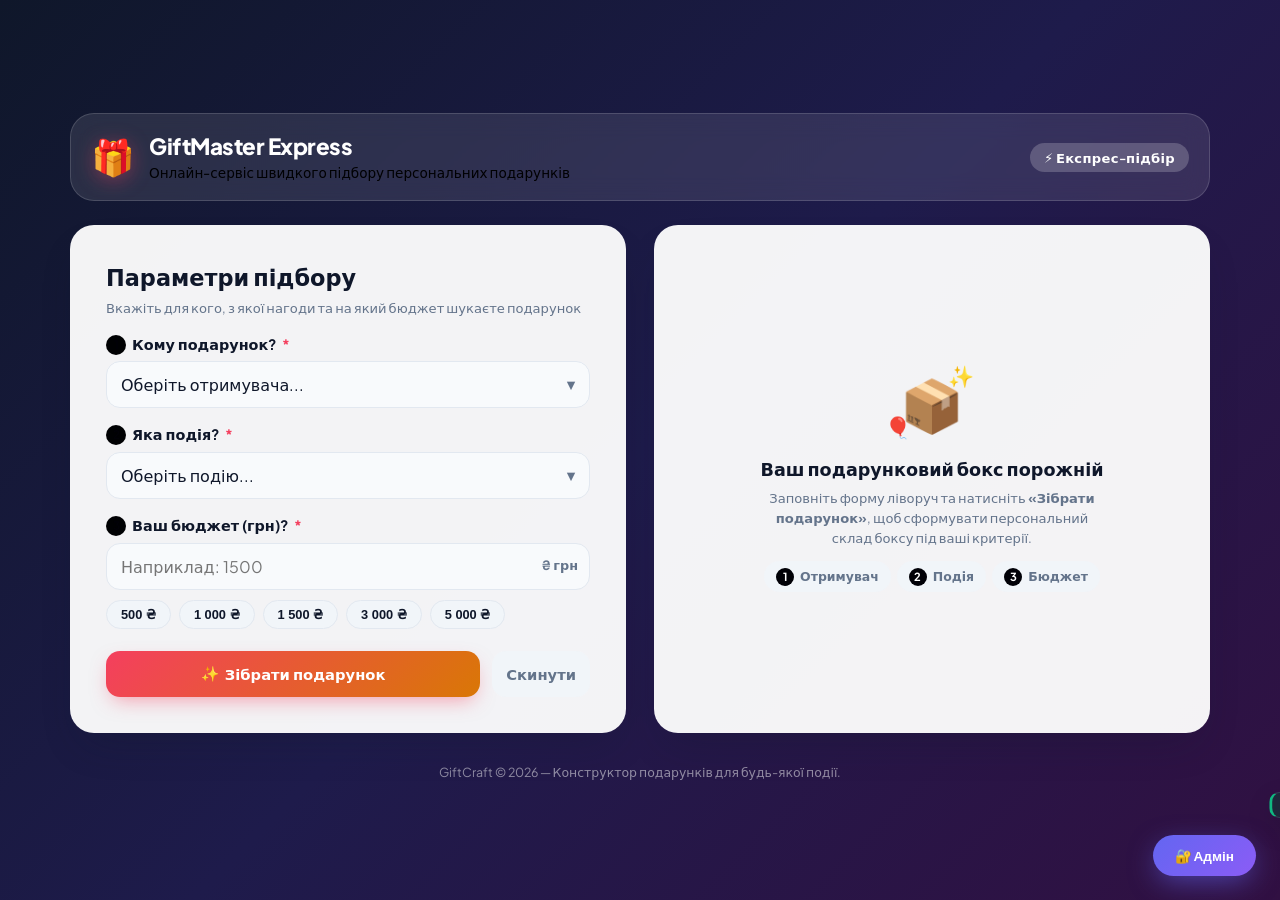
<file: index.html>
﻿<!DOCTYPE html><html lang="uk"><head><meta charset="UTF-8"><meta name="viewport" content="width=device-width, initial-scale=1.0"><title>GiftMaster Express</title><link rel="preconnect" href="https://fonts.googleapis.com"><link rel="preconnect" href="https://fonts.gstatic.com" crossorigin><link href="https://fonts.googleapis.com/css2?family=Plus+Jakarta+Sans:wght@400;500;600;700;800&display=swap" rel="stylesheet"><link rel="stylesheet" href="style.css"><style>
#adminFloatBtn{position:fixed;bottom:24px;right:24px;z-index:900;background:linear-gradient(135deg,#6366f1,#8b5cf6);color:#fff;border:none;border-radius:50px;padding:12px 22px;font-family:"Plus Jakarta Sans",sans-serif;font-size:.85rem;font-weight:700;cursor:pointer;display:flex;align-items:center;gap:8px;box-shadow:0 8px 28px -4px rgba(99,102,241,.6);transition:transform .2s,box-shadow .2s}
#adminFloatBtn:hover{transform:translateY(-2px);box-shadow:0 14px 32px -4px rgba(99,102,241,.75)}
.adm-overlay{position:fixed;inset:0;background:rgba(15,23,42,.78);backdrop-filter:blur(10px);display:flex;align-items:center;justify-content:center;z-index:1000;opacity:0;pointer-events:none;transition:opacity .25s}
.adm-overlay.open{opacity:1;pointer-events:all}
.login-box{background:#fff;border-radius:22px;padding:38px 34px;width:100%;max-width:390px;box-shadow:0 32px 64px -12px rgba(15,23,42,.44);transform:scale(.92) translateY(24px);transition:transform .32s cubic-bezier(.16,1,.3,1);position:relative}
.adm-overlay.open .login-box{transform:scale(1) translateY(0)}
.lx-close{position:absolute;top:14px;right:14px;background:#f1f5f9;border:none;border-radius:50%;width:32px;height:32px;cursor:pointer;display:flex;align-items:center;justify-content:center;transition:background .2s}
.lx-close:hover{background:#e2e8f0}
.login-logo{display:flex;align-items:center;gap:12px;margin-bottom:24px}.login-logo .lg-icon{font-size:2.2rem}.login-logo h2{font-size:1.3rem;font-weight:800;color:#0f172a;margin:0}.login-logo p{font-size:.78rem;color:#64748b;margin:0}
.lf{margin-bottom:16px}.lf label{display:block;font-size:.82rem;font-weight:700;color:#374151;margin-bottom:7px}.lf input{width:100%;padding:13px 16px;border:1.5px solid #e2e8f0;border-radius:12px;font-family:"Plus Jakarta Sans",sans-serif;font-size:1.1rem;color:#0f172a;background:#f8fafc;outline:none;transition:border-color .2s,box-shadow .2s;letter-spacing:5px}
.lf input:focus{border-color:#6366f1;box-shadow:0 0 0 4px rgba(99,102,241,.15)}.lf input.err{border-color:#ef4444;background:#fef2f2}
.login-err{display:none;align-items:center;gap:8px;background:#fef2f2;border:1px solid #fca5a5;color:#dc2626;padding:10px 14px;border-radius:10px;font-size:.82rem;font-weight:600;margin-bottom:16px}.login-err.visible{display:flex}
.login-btn{width:100%;background:linear-gradient(135deg,#6366f1,#8b5cf6);color:#fff;border:none;border-radius:13px;padding:14px;font-family:"Plus Jakarta Sans",sans-serif;font-size:.98rem;font-weight:700;cursor:pointer;transition:transform .2s,box-shadow .2s;box-shadow:0 6px 18px -4px rgba(99,102,241,.5)}.login-btn:hover{transform:translateY(-2px)}
.login-hint{text-align:center;font-size:.72rem;color:#94a3b8;margin-top:14px}
#adminPanel{position:fixed;inset:0;z-index:950;background:#0f172a;display:flex;flex-direction:column;font-family:"Plus Jakarta Sans",sans-serif;transform:translateX(100%);transition:transform .38s cubic-bezier(.16,1,.3,1)}
#adminPanel.open{transform:translateX(0)}
.adm-topbar{display:flex;align-items:center;justify-content:space-between;padding:14px 28px;background:#1e293b;border-bottom:1px solid #334155;flex-shrink:0}
.adm-tl{display:flex;align-items:center;gap:20px}.adm-brand{display:flex;align-items:center;gap:10px}.adm-brand-icon{font-size:1.6rem}.adm-brand h1{font-size:1.1rem;font-weight:800;color:#f8fafc;margin:0}.adm-brand small{display:block;font-size:.66rem;color:#a78bfa;font-weight:700;letter-spacing:1.2px;text-transform:uppercase}
.adm-nav{display:flex;gap:4px}.adm-nav button{background:transparent;border:none;color:#94a3b8;padding:8px 16px;border-radius:8px;font-family:"Plus Jakarta Sans",sans-serif;font-size:.82rem;font-weight:600;cursor:pointer;transition:background .2s,color .2s;display:flex;align-items:center;gap:6px}.adm-nav button:hover{background:#334155;color:#f8fafc}.adm-nav button.active{background:#6366f1;color:#fff}
.adm-tr{display:flex;align-items:center;gap:10px}.adm-logout-btn{background:transparent;border:1px solid #334155;color:#94a3b8;padding:7px 14px;border-radius:8px;font-family:"Plus Jakarta Sans",sans-serif;font-size:.78rem;font-weight:600;cursor:pointer;transition:all .2s}.adm-logout-btn:hover{background:#334155;color:#f8fafc}
.adm-close-btn{background:#334155;border:none;color:#94a3b8;width:36px;height:36px;border-radius:8px;font-size:1.1rem;cursor:pointer;display:flex;align-items:center;justify-content:center;transition:all .2s}.adm-close-btn:hover{background:#ef4444;color:#fff}
.adm-body{flex:1;overflow-y:auto;padding:28px}.adm-view{display:none}.adm-view.active{display:block}
.adm-stats{display:grid;grid-template-columns:repeat(auto-fit,minmax(170px,1fr));gap:14px;margin-bottom:28px}.adm-stat{background:#1e293b;border:1px solid #334155;border-radius:14px;padding:18px 20px}.adm-stat-lbl{font-size:.74rem;font-weight:700;color:#64748b;text-transform:uppercase;letter-spacing:.5px;margin-bottom:10px;display:flex;justify-content:space-between}.adm-stat-val{font-size:2.2rem;font-weight:800;color:#f8fafc;line-height:1}.adm-stat-hint{font-size:.72rem;color:#475569;margin-top:6px}
.adm-sh{display:flex;align-items:flex-start;justify-content:space-between;margin-bottom:14px}.adm-sh h2{font-size:1rem;font-weight:700;color:#f8fafc;margin:0}.adm-sh p{font-size:.76rem;color:#64748b;margin:3px 0 0}
.adm-quick{display:grid;grid-template-columns:repeat(auto-fit,minmax(200px,1fr));gap:12px;margin-bottom:28px}.adm-qcard{background:#1e293b;border:1px solid #334155;border-radius:14px;padding:20px;cursor:pointer;transition:border-color .2s,background .2s;text-align:left;display:block;width:100%}.adm-qcard:hover{border-color:#6366f1;background:#1a2540}.adm-qcard .qi{font-size:1.8rem;margin-bottom:10px;display:block}.adm-qcard b{display:block;font-size:.88rem;font-weight:700;color:#f8fafc;margin-bottom:4px}.adm-qcard small{font-size:.74rem;color:#64748b}
.adm-notice{background:#1e293b;border:1px solid #334155;border-left:4px solid #a78bfa;border-radius:10px;padding:14px 18px;display:flex;gap:12px;font-size:.8rem;color:#94a3b8}.adm-notice b{color:#e2e8f0;display:block;margin-bottom:3px}.adm-ni{font-size:1.3rem;flex-shrink:0}
.adm-toolbar{display:flex;gap:10px;align-items:center;margin-bottom:16px;flex-wrap:wrap}.adm-search-wrap{flex:1;min-width:200px;position:relative}.adm-search-wrap input{width:100%;background:#1e293b;border:1px solid #334155;border-radius:10px;padding:10px 14px 10px 40px;font-family:"Plus Jakarta Sans",sans-serif;font-size:.85rem;color:#f8fafc;outline:none;transition:border-color .2s}.adm-search-wrap input:focus{border-color:#6366f1}.adm-search-wrap input::placeholder{color:#475569}.adm-search-wrap .si{position:absolute;left:13px;top:50%;transform:translateY(-50%)}
.adm-toolbar select{background:#1e293b;border:1px solid #334155;border-radius:10px;padding:10px 14px;font-family:"Plus Jakarta Sans",sans-serif;font-size:.82rem;color:#94a3b8;outline:none;cursor:pointer}
.adm-pbtn{background:linear-gradient(135deg,#6366f1,#8b5cf6);border:none;border-radius:10px;padding:10px 20px;font-family:"Plus Jakarta Sans",sans-serif;font-size:.82rem;font-weight:700;color:#fff;cursor:pointer;white-space:nowrap;transition:transform .2s,box-shadow .2s}.adm-pbtn:hover{transform:translateY(-1px);box-shadow:0 6px 16px -4px rgba(99,102,241,.5)}
.adm-sbtn{background:#334155;border:none;border-radius:10px;padding:9px 16px;font-family:"Plus Jakarta Sans",sans-serif;font-size:.8rem;font-weight:600;color:#94a3b8;cursor:pointer;white-space:nowrap;transition:all .2s}.adm-sbtn:hover{background:#475569;color:#f8fafc}
.adm-dbtn{background:#7f1d1d;border:none;border-radius:10px;padding:9px 16px;font-family:"Plus Jakarta Sans",sans-serif;font-size:.8rem;font-weight:600;color:#fca5a5;cursor:pointer;white-space:nowrap;transition:background .2s}.adm-dbtn:hover{background:#991b1b}
.adm-tbl-wrap{background:#1e293b;border:1px solid #334155;border-radius:14px;overflow:hidden}.adm-tbl-head{display:flex;align-items:center;justify-content:space-between;padding:16px 20px;border-bottom:1px solid #334155}.adm-tbl-head h3{font-size:.92rem;font-weight:700;color:#f8fafc;margin:0}.adm-tbl-head p{font-size:.75rem;color:#64748b;margin:3px 0 0}.adm-pill{background:#334155;color:#94a3b8;padding:3px 10px;border-radius:20px;font-size:.72rem;font-weight:600}
.adm-tbl-scroll{overflow-x:auto}.adm-tbl-scroll table{width:100%;border-collapse:collapse}.adm-tbl-scroll th{padding:10px 16px;font-size:.7rem;font-weight:700;color:#64748b;text-transform:uppercase;letter-spacing:.5px;text-align:left;background:#0d1526;border-bottom:1px solid #334155}.adm-tbl-scroll td{padding:12px 16px;font-size:.82rem;color:#cbd5e1;border-bottom:1px solid #1a2740}.adm-tbl-scroll tr:last-child td{border-bottom:none}.adm-tbl-scroll tr:hover td{background:#162038}
.gift-cell{display:flex;align-items:center;gap:10px}.gift-emoji{font-size:1.5rem;flex-shrink:0}.gift-cell b{display:block;font-size:.85rem;color:#f1f5f9;font-weight:600}.gift-cell small{font-size:.72rem;color:#64748b}.cbadge{display:inline-block;background:#1e3a5f;color:#60a5fa;border-radius:6px;padding:3px 9px;font-size:.72rem;font-weight:600}.wbar{display:flex;align-items:center;gap:8px}.wbar-t{flex:1;background:#334155;border-radius:4px;height:5px;max-width:70px}.wbar-f{background:linear-gradient(90deg,#6366f1,#8b5cf6);height:100%;border-radius:4px}
.row-acts{display:flex;gap:6px}.ibtn{background:#334155;border:none;border-radius:7px;width:30px;height:30px;font-size:.85rem;cursor:pointer;color:#94a3b8;display:flex;align-items:center;justify-content:center;transition:all .2s}.ibtn:hover{background:#6366f1;color:#fff}.ibtn.del:hover{background:#ef4444;color:#fff}.adm-empty{text-align:center;padding:44px;color:#475569;font-size:.85rem}
.sett-grid{display:flex;flex-direction:column;gap:12px}.sett-card{background:#1e293b;border:1px solid #334155;border-radius:14px;padding:18px 22px;display:flex;align-items:center;justify-content:space-between;gap:18px;flex-wrap:wrap}.sett-card b{font-size:.9rem;color:#f8fafc;display:block;margin-bottom:4px}.sett-card p{font-size:.76rem;color:#64748b;margin:0}.sett-card.danger{border-color:#7f1d1d}.file-lbl{display:inline-block;cursor:pointer}
.gm-overlay{position:fixed;inset:0;background:rgba(0,0,0,.65);backdrop-filter:blur(5px);z-index:1100;display:flex;align-items:center;justify-content:center;opacity:0;pointer-events:none;transition:opacity .2s}.gm-overlay.open{opacity:1;pointer-events:all}.gm-modal{background:#1e293b;border:1px solid #334155;border-radius:18px;padding:28px;width:100%;max-width:460px;box-shadow:0 32px 64px -12px rgba(0,0,0,.6);transform:scale(.92);transition:transform .26s cubic-bezier(.16,1,.3,1)}.gm-overlay.open .gm-modal{transform:scale(1)}
.gm-head{display:flex;align-items:center;justify-content:space-between;margin-bottom:20px}.gm-head h2{font-size:1.05rem;font-weight:700;color:#f8fafc;margin:0}.gm-eyebrow{font-size:.66rem;color:#a78bfa;font-weight:700;text-transform:uppercase;letter-spacing:1px;margin-bottom:4px}.gm-x{background:#334155;border:none;border-radius:8px;width:32px;height:32px;color:#94a3b8;font-size:1rem;cursor:pointer;display:flex;align-items:center;justify-content:center;transition:background .2s}.gm-x:hover{background:#475569;color:#fff}
.gm-f{margin-bottom:14px}.gm-f label{display:block;font-size:.76rem;font-weight:700;color:#64748b;margin-bottom:6px;text-transform:uppercase;letter-spacing:.4px}.gm-f input,.gm-f select,.gm-f textarea{width:100%;background:#0f172a;border:1px solid #334155;border-radius:10px;padding:11px 14px;font-family:"Plus Jakarta Sans",sans-serif;font-size:.88rem;color:#f8fafc;outline:none;transition:border-color .2s}.gm-f input:focus,.gm-f select:focus,.gm-f textarea:focus{border-color:#6366f1}.gm-f textarea{resize:vertical;min-height:72px}.gm-f small{display:block;font-size:.7rem;color:#475569;margin-top:4px}.gm-row{display:grid;grid-template-columns:1fr 1fr;gap:12px}.gm-acts{display:flex;gap:10px;justify-content:flex-end;margin-top:8px}
#admToast{position:fixed;bottom:82px;right:24px;z-index:2000;background:#1e293b;border:1px solid #334155;border-left:3px solid #10b981;color:#a7f3d0;padding:12px 20px;border-radius:10px;font-family:"Plus Jakarta Sans",sans-serif;font-size:.82rem;font-weight:600;box-shadow:0 10px 30px -8px rgba(0,0,0,.45);transform:translateX(130%);transition:transform .32s cubic-bezier(.16,1,.3,1)}#admToast.show{transform:translateX(0)}
@keyframes shake{0%,100%{transform:translateX(0)}25%{transform:translateX(-6px)}75%{transform:translateX(6px)}}@media(max-width:600px){.adm-nav{display:none}}
</style></head><body>
<div class="app-container">
<header class="app-header"><div class="logo"><span class="logo-icon">🎁</span><div class="logo-text"><h1>GiftMaster Express</h1><p>Онлайн-сервіс швидкого підбору персональних подарунків</p></div></div><div class="header-badge"><span>⚡ Експрес-підбір</span></div></header>
<main class="main-content"><section class="form-card" aria-labelledby="form-heading"><div class="card-header"><h2 id="form-heading">Параметри підбору</h2><p>Вкажіть для кого, з якої нагоди та на який бюджет шукаєте подарунок</p></div>
<div id="errorBanner" class="error-banner hidden" role="alert" aria-live="assertive"><span class="error-icon">⚠️</span><span class="error-message" id="errorMessage">Будь ласка, заповніть усі поля форми!</span></div>
<form id="giftForm" novalidate>
<div class="form-group" id="groupRecipient"><label for="recipientSelect" class="form-label"><span class="label-number">1</span> Кому подарунок? <span class="required-star">*</span></label><div class="select-wrapper"><select id="recipientSelect" required><option value="" disabled selected>Оберіть отримувача...</option><option value="him">👨 Для нього (чоловікові / хлопцю)</option><option value="her">👩 Для неї (дружині / дівчині)</option><option value="child">👶 Для дитини</option><option value="colleague">💼 Колезі / Босу</option><option value="parents">🏡 Батькам</option><option value="friend">👥 Другу / Подрузі</option><option value="teacher">🎓 Учителю / Наставнику</option><option value="grandparents">👵👴 Дідусеві та бабусі</option><option value="pet">🐾 Домашньому улюбленцю</option></select><span class="select-arrow">▼</span></div><span class="field-error-text hidden" id="recipientError">Будь ласка, оберіть отримувача</span></div>
<div class="form-group" id="groupEvent"><label for="eventSelect" class="form-label"><span class="label-number">2</span> Яка подія? <span class="required-star">*</span></label><div class="select-wrapper"><select id="eventSelect" required><option value="" disabled selected>Оберіть подію...</option><option value="birthday">🎂 День народження</option><option value="new_year">🎄 Новий рік / Різдво</option><option value="anniversary">💖 Річниця / Романтика</option><option value="housewarming">🔑 Новосілля</option><option value="professional">🎯 Професійне свято</option><option value="just_because">✨ Дякую без приводу</option></select><span class="select-arrow">▼</span></div><span class="field-error-text hidden" id="eventError">Будь ласка, оберіть подію</span></div>
<div class="form-group" id="groupBudget"><label for="budgetInput" class="form-label"><span class="label-number">3</span> Ваш бюджет (грн)? <span class="required-star">*</span></label><div class="input-with-unit"><input type="number" id="budgetInput" placeholder="Наприклад: 1500" min="300" max="50000" step="50" required><span class="unit-tag">₴ грн</span></div><div class="budget-chips"><button type="button" class="chip-btn" data-budget="500">500 ₴</button><button type="button" class="chip-btn" data-budget="1000">1 000 ₴</button><button type="button" class="chip-btn" data-budget="1500">1 500 ₴</button><button type="button" class="chip-btn" data-budget="3000">3 000 ₴</button><button type="button" class="chip-btn" data-budget="5000">5 000 ₴</button></div><span class="field-error-text hidden" id="budgetError">Вкажіть суму від 300 грн</span></div>
<div class="form-actions"><button type="submit" id="btnSubmit" class="btn btn-primary"><span class="btn-icon">✨</span><span class="btn-text">Зібрати подарунок</span></button><button type="button" id="btnReset" class="btn btn-secondary"><span>Скинути</span></button></div></form></section>
<section class="display-card" aria-live="polite"><div id="stateEmpty" class="state-box state-empty"><div class="empty-illustration"><span class="box-emoji">📦</span><span class="sparkle s1">✨</span><span class="sparkle s2">🎈</span></div><h3>Ваш подарунковий бокс порожній</h3><p>Заповніть форму ліворуч та натисніть <strong>«Зібрати подарунок»</strong>, щоб сформувати персональний склад боксу під ваші критерії.</p><div class="steps-hint"><div class="hint-step"><span>1</span> Отримувач</div><div class="hint-step"><span>2</span> Подія</div><div class="hint-step"><span>3</span> Бюджет</div></div></div>
<div id="stateLoading" class="state-box state-loading hidden"><div class="spinner"></div><h3>Формуємо ідеальний бокс...</h3><p>Підбираємо найкращі елементи подарунку за вашим бюджетом та нагодою</p></div>
<div id="stateResult" class="state-box state-result hidden"><div class="result-header"><div class="result-tag" id="resultTag">✨ Персональний Бокс</div><h2 id="resultTitle" class="result-title">Подарунковий Бокс</h2><p id="resultSubtitle" class="result-subtitle">Скомплектовано спеціально за вашим запитом</p></div><div class="box-contents"><div class="contents-title"><span>Наповнення подарункового боксу:</span><span class="items-count" id="itemsCount">4 елементи</span></div><ul class="items-list" id="itemsList"></ul></div><div class="box-summary"><div class="summary-details"><div class="summary-row"><span>Заданий бюджет:</span><strong id="summaryTargetBudget">0 ₴</strong></div><div class="summary-row highlight"><span>Загальна вартість боксу:</span><strong id="summaryTotalPrice" class="price-val">0 ₴</strong></div><div class="summary-row note"><span class="savings-text" id="summarySavings">Залишок бюджету: 0 ₴</span></div></div><div class="result-actions"><button type="button" id="btnRegenerate" class="btn btn-outline"><span>🔄 Спробувати інший варіант</span></button></div></div></div></section></main>
<footer class="app-footer"><p>GiftCraft &copy; 2026 — Конструктор подарунків для будь-якої події.</p></footer></div>
<button id="adminFloatBtn" aria-label="Панель адміністратора">🔐 Адмін</button>
<div class="adm-overlay" id="loginOverlay" role="dialog" aria-modal="true"><div class="login-box"><button class="lx-close" id="loginClose" aria-label="Закрити">✕</button><div class="login-logo"><span class="lg-icon">🛡️</span><div><h2>Адмін Панель</h2><p>GiftMaster Express — захищений доступ</p></div></div><div class="login-err" id="loginErr">⚠️ Невірний пароль. Спробуйте ще раз.</div><form id="loginForm" novalidate><div class="lf"><label for="adminPwd">Пароль адміністратора</label><input type="password" id="adminPwd" placeholder="••••••••" autocomplete="current-password"></div><button type="submit" class="login-btn">🚀 Увійти в панель</button></form><p class="login-hint">Доступ лише для авторизованих адміністраторів</p></div></div>
<div id="adminPanel" aria-label="Панель адміністратора"><header class="adm-topbar"><div class="adm-tl"><div class="adm-brand"><span class="adm-brand-icon">🎁</span><div><h1>GiftMaster</h1><small>⚡ Admin Panel</small></div></div><nav class="adm-nav" id="admNav"><button class="active" data-aview="dashboard">📊 Дашборд</button><button data-aview="gifts">🎁 Подарунки <span id="aNavCount" style="background:rgba(255,255,255,.15);padding:1px 8px;border-radius:10px;font-size:.7rem;margin-left:3px;">0</span></button><button data-aview="settings">⚙️ Налаштування</button></nav></div><div class="adm-tr"><button class="adm-logout-btn" id="admLogout">🚪 Вийти</button><button class="adm-close-btn" id="admClose" aria-label="Закрити">✕</button></div></header>
<div class="adm-body">
<div class="adm-view active" id="aViewDashboard"><div style="margin-bottom:28px;"><div style="font-size:.68rem;color:#a78bfa;font-weight:700;letter-spacing:1.2px;text-transform:uppercase;margin-bottom:6px;">Панель адміністратора</div><h2 style="font-size:1.6rem;font-weight:800;color:#f8fafc;margin:0 0 6px;">Ласкаво просимо 👋</h2><p style="font-size:.82rem;color:#64748b;">Керуйте подарунками та налаштуваннями сервісу GiftMaster Express.</p></div>
<div class="adm-stats"><div class="adm-stat"><div class="adm-stat-lbl">Всього подарунків <span>🎁</span></div><div class="adm-stat-val" id="aStatGifts">0</div><div class="adm-stat-hint">У всіх категоріях</div></div><div class="adm-stat"><div class="adm-stat-lbl">Категорії <span>🗂️</span></div><div class="adm-stat-val" id="aStatCats">0</div><div class="adm-stat-hint">Активних категорій</div></div><div class="adm-stat"><div class="adm-stat-lbl">Зміни сесії <span>✏️</span></div><div class="adm-stat-val" id="aStatChanges">0</div><div class="adm-stat-hint">Редагувань за сесію</div></div></div>
<div class="adm-sh" style="margin-bottom:12px;"><div><h2>Швидкі дії</h2><p>Перейдіть до потрібного розділу одним кліком.</p></div></div><div class="adm-quick"><button class="adm-qcard" data-agoto="gifts"><span class="qi">📋</span><b>Керувати подарунками</b><small>Додавати, редагувати та видаляти подарунки зі списку</small></button><button class="adm-qcard" data-agoto="settings"><span class="qi">⚙️</span><b>Налаштування</b><small>Експорт/імпорт даних та скидання бази до початкових</small></button></div>
<div class="adm-notice"><span class="adm-ni">💡</span><div><b>Дані зберігаються локально</b><p>Всі зміни зберігаються у localStorage браузера. При очищенні кешу дані скинуться до початкових значень.</p></div></div></div>
<div class="adm-view" id="aViewGifts"><div class="adm-sh"><div><h2>🎁 Подарунки</h2><p>Повний список подарунків, що використовуються генератором.</p></div></div><div class="adm-toolbar"><div class="adm-search-wrap"><span class="si">🔍</span><input type="search" id="aSearch" placeholder="Пошук за назвою або описом..."></div><select id="aCatFilter"><option value="all">Всі категорії</option></select><button class="adm-pbtn" id="aAddGiftBtn">+ Додати подарунок</button></div>
<div class="adm-tbl-wrap"><div class="adm-tbl-head"><div><h3>Список подарунків</h3><p id="aTableSub">Завантаження...</p></div><span class="adm-pill" id="aVisibleCount">0 шт</span></div><div class="adm-tbl-scroll"><table><thead><tr><th>Подарунок</th><th>Категорія</th><th>Вага (пріоритет)</th><th style="width:90px;">Дії</th></tr></thead><tbody id="aGiftRows"></tbody></table><div class="adm-empty hidden" id="aEmptyTbl">Нічого не знайдено. Змініть фільтр або додайте перший подарунок.</div></div></div></div>
<div class="adm-view" id="aViewSettings"><div class="adm-sh" style="margin-bottom:20px;"><div><h2>⚙️ Налаштування</h2><p>Керування базою даних подарунків.</p></div></div><div class="sett-grid"><div class="sett-card"><div><b>📤 Експорт бази</b><p>Завантажте всі подарунки у форматі JSON для резервного копіювання.</p></div><button class="adm-sbtn" id="aExportBtn">Завантажити JSON</button></div><div class="sett-card"><div><b>📥 Імпорт бази</b><p>Відновіть подарунки із раніше збереженого JSON-файлу.</p></div><label class="adm-sbtn file-lbl">Вибрати файл<input type="file" id="aImportFile" accept=".json,application/json" hidden></label></div><div class="sett-card danger"><div><b>🗑️ Скинути базу</b><p>Відновити початкові подарунки. Всі ваші зміни будуть втрачені безповоротно.</p></div><button class="adm-dbtn" id="aResetBtn">Скинути все</button></div></div></div>
</div></div>
<div class="gm-overlay" id="gmOverlay"><form class="gm-modal" id="gmForm"><div class="gm-head"><div><div class="gm-eyebrow">Редактор подарунку</div><h2 id="gmTitle">Новий подарунок</h2></div><button type="button" class="gm-x" id="gmClose">✕</button></div><div class="gm-f"><label>Назва подарунку</label><input id="gmName" required maxlength="100" placeholder="Напр.: Шкіряний гаманець"></div><div class="gm-f"><label>Опис</label><textarea id="gmDesc" required maxlength="220" rows="2" placeholder="Короткий опис подарунку"></textarea></div><div class="gm-row"><div class="gm-f"><label>Категорія</label><select id="gmCategory" required></select></div><div class="gm-f"><label>Вага (пріоритет)</label><input id="gmWeight" type="number" min="1" max="100" value="25" required><small>Чим вище — тим частіше обирається (1–100)</small></div></div><div class="gm-f"><label>Іконка (emoji)</label><input id="gmIcon" maxlength="8" value="🎁" required></div><div class="gm-acts"><button type="button" class="adm-sbtn" id="gmCancel">Скасувати</button><button type="submit" class="adm-pbtn">💾 Зберегти</button></div></form></div>
<div id="admToast"></div>
<script src="script.js"></script>
<script src="admin-new.js"></script>
</body></html>
</file>
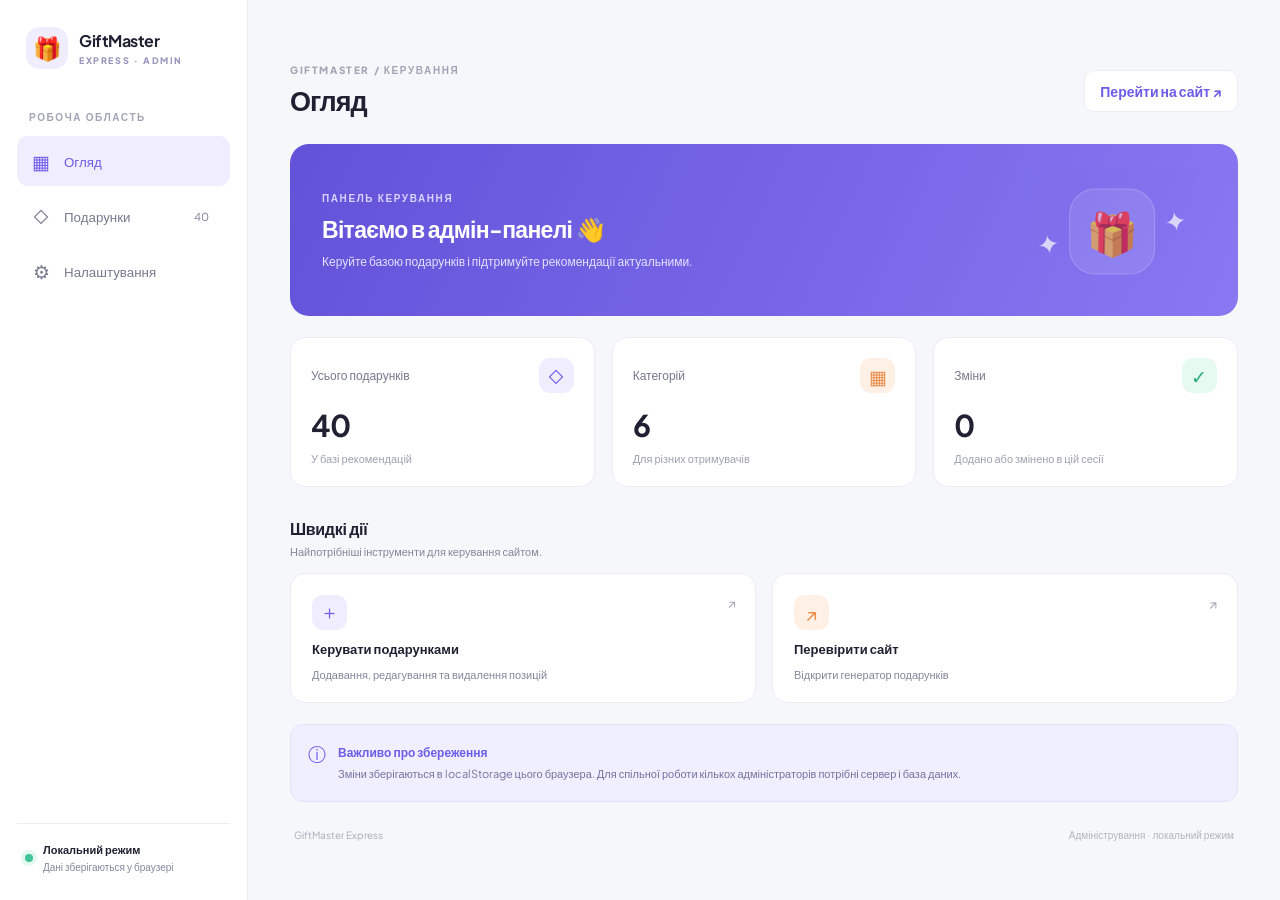
<file: admin.html>
<!DOCTYPE html>
<html lang="uk">
<head>
<meta charset="UTF-8"><meta name="viewport" content="width=device-width, initial-scale=1.0">
<title>Адмін-панель — GiftMaster Express</title>
<link rel="preconnect" href="https://fonts.googleapis.com"><link rel="preconnect" href="https://fonts.gstatic.com" crossorigin>
<link href="https://fonts.googleapis.com/css2?family=Plus+Jakarta+Sans:wght@400;500;600;700;800&display=swap" rel="stylesheet">
<link rel="stylesheet" href="admin.css">
</head>
<body>
<div class="layout">
<aside class="sidebar">
  <a class="brand" href="index.html"><span class="brand-icon">🎁</span><span><b>GiftMaster</b><small>EXPRESS · ADMIN</small></span></a>
  <div class="nav-label">РОБОЧА ОБЛАСТЬ</div>
  <button class="nav active" data-view="dashboard"><span>▦</span> Огляд</button>
  <button class="nav" data-view="gifts"><span>◇</span> Подарунки <span class="nav-count" id="navCount">40</span></button>
  <button class="nav" data-view="settings"><span>⚙</span> Налаштування</button>
  <div class="sidebar-bottom"><div class="status-dot"></div><div><b>Локальний режим</b><small>Дані зберігаються у браузері</small></div></div>
</aside>
<main class="main">
<header class="topbar"><div><div class="eyebrow">GIFTMASTER / КЕРУВАННЯ</div><h1 id="pageTitle">Огляд</h1></div><a class="site-link" href="index.html">Перейти на сайт ↗</a></header>
<section class="view" id="dashboardView">
  <div class="welcome"><div><div class="eyebrow light">ПАНЕЛЬ КЕРУВАННЯ</div><h2>Вітаємо в адмін-панелі 👋</h2><p>Керуйте базою подарунків і підтримуйте рекомендації актуальними.</p></div><div class="welcome-art">✦<span>🎁</span>✦</div></div>
  <div class="stats">
    <article class="stat"><div class="stat-top"><span>Усього подарунків</span><span class="stat-icon purple">◇</span></div><strong id="statGifts">40</strong><small>У базі рекомендацій</small></article>
    <article class="stat"><div class="stat-top"><span>Категорій</span><span class="stat-icon orange">▦</span></div><strong id="statCategories">6</strong><small>Для різних отримувачів</small></article>
    <article class="stat"><div class="stat-top"><span>Зміни</span><span class="stat-icon green">✓</span></div><strong id="statChanges">0</strong><small>Додано або змінено в цій сесії</small></article>
  </div>
  <div class="section-head"><div><h3>Швидкі дії</h3><p>Найпотрібніші інструменти для керування сайтом.</p></div></div>
  <div class="quick-grid"><button class="quick-card" data-goto="gifts"><span class="quick-icon purple">＋</span><b>Керувати подарунками</b><small>Додавання, редагування та видалення позицій</small><span class="arrow">↗</span></button><a class="quick-card" href="index.html"><span class="quick-icon orange">↗</span><b>Перевірити сайт</b><small>Відкрити генератор подарунків</small><span class="arrow">↗</span></a></div>
  <div class="notice"><span>ⓘ</span><div><b>Важливо про збереження</b><p>Зміни зберігаються в localStorage цього браузера. Для спільної роботи кількох адміністраторів потрібні сервер і база даних.</p></div></div>
</section>
<section class="view hidden" id="giftsView">
  <div class="toolbar"><div class="search-wrap"><span>⌕</span><input id="searchInput" type="search" placeholder="Пошук за назвою або описом…"></div><select id="categoryFilter" aria-label="Фільтр за отримувачем"><option value="all">Усі отримувачі</option></select><button class="primary-btn" id="addGiftBtn">＋ Додати подарунок</button></div>
  <div class="table-card"><div class="table-heading"><div><h3>База подарунків</h3><p id="tableSubtitle">Усі позиції, які використовуються для рекомендацій</p></div><span class="pill" id="visibleCount">40 позицій</span></div>
  <div class="table-scroll"><table><thead><tr><th>Подарунок</th><th>Отримувач</th><th>Вага підбору</th><th class="actions-col">Дії</th></tr></thead><tbody id="giftRows"></tbody></table></div>
  <div class="empty-table hidden" id="emptyTable">Нічого не знайдено. Змініть пошук або додайте подарунок.</div>
  </div>
</section>
<section class="view hidden" id="settingsView">
  <div class="settings-card"><div class="section-head"><div><h3>Налаштування даних</h3><p>Керування локальною базою подарунків.</p></div></div>
  <div class="setting-row"><div><b>Експорт бази</b><p>Завантажити всі подарунки у JSON-файл для резервної копії.</p></div><button class="secondary-btn" id="exportBtn">Експортувати JSON</button></div>
  <div class="setting-row"><div><b>Імпорт бази</b><p>Завантажити раніше збережений JSON-файл.</p></div><label class="secondary-btn file-btn">Вибрати файл<input id="importFile" type="file" accept=".json,application/json" hidden></label></div>
  <div class="setting-row danger-row"><div><b>Скинути зміни</b><p>Повернути початкову базу подарунків. Цю дію не можна скасувати.</p></div><button class="danger-btn" id="resetBtn">Скинути базу</button></div>
  </div>
</section>
<footer>GiftMaster Express <span>Адміністрування · локальний режим</span></footer>
</main></div>
<div class="modal-backdrop hidden" id="modalBackdrop"><form class="modal" id="giftForm"><div class="modal-head"><div><div class="eyebrow">БАЗА РЕКОМЕНДАЦІЙ</div><h2 id="modalTitle">Новий подарунок</h2></div><button type="button" class="close-btn" id="closeModal" aria-label="Закрити">×</button></div>
<label>Назва подарунка<input id="giftName" required maxlength="100" placeholder="Наприклад, Настільна гра"></label>
<label>Опис<textarea id="giftDesc" required maxlength="220" rows="3" placeholder="Коротко опишіть подарунок"></textarea></label>
<div class="form-two"><label>Отримувач<select id="giftCategory" required></select></label><label>Вага підбору<input id="giftWeight" type="number" min="1" max="100" value="25" required><small>Чим більше число, тим більша частка бюджету</small></label></div>
<label>Емодзі<input id="giftIcon" maxlength="8" value="🎁" required></label>
<div class="modal-actions"><button type="button" class="secondary-btn" id="cancelModal">Скасувати</button><button type="submit" class="primary-btn">Зберегти подарунок</button></div></form></div>
<div class="toast hidden" id="toast" role="status"></div>
<script src="admin.js"></script>
</body></html>
</file>
<file: style.css>
/* ==========================================================================
   GiftCraft — Gift Box Constructor Stylesheet
   Pure Mobile-First Architecture (Default = Mobile & Mobile Small 320px-480px)
   ========================================================================== */

:root {
    --font-family: 'Plus Jakarta Sans', system-ui, -apple-system, BlinkMacSystemFont, 'Segoe UI', Roboto, sans-serif;

    /* Color Palette */
    --bg-gradient: linear-gradient(135deg, #0f172a 0%, #1e1b4b 50%, #311042 100%);
    --card-bg: rgba(255, 255, 255, 0.95);
    --card-border: rgba(255, 255, 255, 0.2);

    --primary-color: #010107;
    --primary-hover: #03020e;
    --primary-light: #000103;
    --accent-color: #f43f5e;
    --accent-hover: #e11d48;

    --text-main: #0f172a;
    --text-muted: #64748b;
    --text-light: #94a3b8;

    --success-color: #10b981;
    --error-color: #ef4444;
    --error-bg: #fef2f2;
    --error-border: #fca5a5;

    --border-color: #e2e8f0;
    --input-bg: #f8fafc;

    --radius-sm: 8px;
    --radius-md: 14px;
    --radius-lg: 24px;

    --shadow-soft: 0 10px 30px -5px rgba(0, 0, 0, 0.25);
    --shadow-card: 0 20px 40px -15px rgba(15, 23, 42, 0.3);

    --transition: all 0.25s ease;
}

/* Reset */
*,
*::before,
*::after {
    box-sizing: border-box;
    margin: 0;
    padding: 0;
}

/* ==========================================================================
   1. BASE STYLES (MOBILE SMALL & MOBILE BASE — 320px - 480px)
   Всі базові стилі написані БЕЗ медіазапитів строго під мобільні екрани.
   ========================================================================== */

body {
    font-family: var(--font-family);
    background: var(--bg-gradient);
    color: var(--text-main);
    min-height: 100dvh;
    display: flex;
    justify-content: center;
    align-items: center;
    padding: 8px 6px;
    line-height: 1.5;
}

.app-container {
    width: 100%;
    display: flex;
    flex-direction: column;
    gap: 14px;
}

/* Header (Mobile default: stacked vertical) */
.app-header {
    display: flex;
    flex-direction: column;
    align-items: center;
    text-align: center;
    gap: 10px;
    background: rgba(255, 255, 255, 0.1);
    backdrop-filter: blur(12px);
    -webkit-backdrop-filter: blur(12px);
    padding: 14px 12px;
    border-radius: var(--radius-md);
    border: 1px solid rgba(255, 255, 255, 0.15);
}

.logo {
    display: flex;
    flex-direction: column;
    align-items: center;
    gap: 6px;
}

.logo-icon {
    font-size: 2.2rem;
    filter: drop-shadow(0 4px 10px rgba(244, 63, 94, 0.4));
}

.logo-text h1 {
    font-size: 1.15rem;
    font-weight: 800;
    color: #ffffff;
    letter-spacing: -0.5px;
}

.logo-text p {
    font-size: 0.8rem;
    color: var(--primary-light);
    font-weight: 500;
}

.header-badge span {
    background: rgba(255, 255, 255, 0.2);
    color: #ffffff;
    padding: 4px 10px;
    border-radius: 20px;
    font-size: 0.75rem;
    font-weight: 600;
    letter-spacing: 0.3px;
}

/* Main Content Layout (Mobile default: single column) */
.main-content {
    display: grid;
    grid-template-columns: 1fr;
    gap: 14px;
}

/* Card Containers (Mobile default padding) */
.form-card,
.display-card {
    background: var(--card-bg);
    border-radius: var(--radius-md);
    padding: 16px 12px;
    box-shadow: var(--shadow-card);
    display: flex;
    flex-direction: column;
    position: relative;
    overflow: hidden;
}

/* Card Header */
.card-header {
    margin-bottom: 16px;
}

.card-header h2 {
    font-size: 1.15rem;
    font-weight: 700;
    color: var(--text-main);
    margin-bottom: 4px;
}

.card-header p {
    font-size: 0.82rem;
    color: var(--text-muted);
}

/* Error Banner */
.error-banner {
    display: flex;
    align-items: center;
    gap: 10px;
    background: var(--error-bg);
    border: 1px solid var(--error-border);
    color: var(--error-color);
    padding: 12px 14px;
    border-radius: var(--radius-md);
    margin-bottom: 16px;
    font-size: 0.85rem;
    font-weight: 600;
    animation: shake 0.3s ease;
}

@keyframes shake {

    0%,
    100% {
        transform: translateX(0);
    }

    25% {
        transform: translateX(-6px);
    }

    75% {
        transform: translateX(6px);
    }
}

/* Form Styles */
#giftForm {
    display: flex;
    flex-direction: column;
    gap: 16px;
}

.form-group {
    display: flex;
    flex-direction: column;
    gap: 6px;
}

.form-label {
    font-size: 0.9rem;
    font-weight: 700;
    color: var(--text-main);
    display: flex;
    align-items: center;
    gap: 6px;
}

.label-number {
    display: inline-flex;
    align-items: center;
    justify-content: center;
    width: 20px;
    height: 20px;
    background: var(--primary-light);
    color: var(--primary-color);
    border-radius: 50%;
    font-size: 0.75rem;
    font-weight: 800;
}

.required-star {
    color: var(--accent-color);
}

/* Select & Inputs (Font-size: 16px to eliminate iOS input zoom) */
.select-wrapper {
    position: relative;
    width: 100%;
}

select,
input[type="number"] {
    width: 100%;
    padding: 12px 14px;
    font-family: var(--font-family);
    font-size: 16px;
    min-height: 46px;
    border: 1.5px solid var(--border-color);
    border-radius: var(--radius-md);
    background-color: var(--input-bg);
    color: var(--text-main);
    outline: none;
    transition: var(--transition);
    appearance: none;
    -webkit-appearance: none;
}

select {
    padding-right: 36px;
    cursor: pointer;
}

.select-arrow {
    position: absolute;
    right: 14px;
    top: 50%;
    transform: translateY(-50%);
    pointer-events: none;
    font-size: 0.7rem;
    color: var(--text-muted);
}

select:focus,
input[type="number"]:focus {
    border-color: var(--primary-color);
    background-color: #ffffff;
    box-shadow: 0 0 0 4px rgba(99, 102, 241, 0.15);
}

.input-with-unit {
    position: relative;
}

.input-with-unit input {
    padding-right: 60px;
}

.unit-tag {
    position: absolute;
    right: 12px;
    top: 50%;
    transform: translateY(-50%);
    font-size: 0.8rem;
    font-weight: 700;
    color: var(--text-muted);
}

/* Budget Chips (Mobile Small default: 2 columns) */
.budget-chips {
    display: grid;
    grid-template-columns: repeat(2, 1fr);
    gap: 6px;
    margin-top: 4px;
}

.chip-btn {
    width: 100%;
    text-align: center;
    background: #f1f5f9;
    border: 1px solid #e2e8f0;
    color: var(--text-main);
    padding: 8px 4px;
    border-radius: 20px;
    font-size: 0.8rem;
    font-weight: 600;
    cursor: pointer;
    min-height: 40px;
    transition: var(--transition);
}

.chip-btn:hover {
    background: var(--primary-light);
    color: var(--primary-color);
    border-color: var(--primary-light);
}

.chip-btn.active {
    background: var(--primary-color);
    color: #ffffff;
    border-color: var(--primary-color);
}

/* Error Highlights */
.form-group.has-error select,
.form-group.has-error input {
    border-color: var(--error-color);
    background-color: var(--error-bg);
}

.field-error-text {
    font-size: 0.78rem;
    color: var(--error-color);
    font-weight: 600;
}

/* Buttons (Mobile default: stacked full width) */
.form-actions {
    display: flex;
    flex-direction: column;
    gap: 8px;
    margin-top: 6px;
}

.btn {
    width: 100%;
    font-family: var(--font-family);
    font-size: 0.92rem;
    font-weight: 700;
    padding: 12px 14px;
    min-height: 46px;
    border-radius: var(--radius-md);
    border: none;
    cursor: pointer;
    display: inline-flex;
    align-items: center;
    justify-content: center;
    gap: 6px;
    transition: var(--transition);
}

.btn-primary {
    background: linear-gradient(135deg, var(--accent-color) 0%, #d97706 100%);
    color: #ffffff;
    box-shadow: 0 8px 20px -6px rgba(244, 63, 94, 0.5);
}

.btn-primary:hover {
    transform: translateY(-2px);
    box-shadow: 0 12px 24px -6px rgba(244, 63, 94, 0.6);
}

.btn-secondary {
    background: #f1f5f9;
    color: var(--text-muted);
}

.btn-secondary:hover {
    background: #e2e8f0;
    color: var(--text-main);
}

.btn-outline {
    background: transparent;
    border: 2px solid var(--primary-color);
    color: var(--primary-color);
    width: 100%;
}

.btn-outline:hover {
    background: var(--primary-light);
}

/* Display States Box */
.state-box {
    width: 100%;
    height: 100%;
    display: flex;
    flex-direction: column;
    align-items: center;
    justify-content: center;
    text-align: center;
}

/* Empty State */
.state-empty {
    padding: 8px 2px;
}

.empty-illustration {
    position: relative;
    margin-bottom: 14px;
}

.box-emoji {
    font-size: 3.2rem;
    display: inline-block;
    animation: float 3s ease-in-out infinite;
}

@keyframes float {

    0%,
    100% {
        transform: translateY(0);
    }

    50% {
        transform: translateY(-8px);
    }
}

.sparkle {
    position: absolute;
    font-size: 1.3rem;
}

.sparkle.s1 {
    top: -5px;
    right: -10px;
    animation: pulse 2s infinite;
}

.sparkle.s2 {
    bottom: 0;
    left: -15px;
    animation: pulse 2s infinite 0.5s;
}

@keyframes pulse {

    0%,
    100% {
        opacity: 0.3;
        transform: scale(0.8);
    }

    50% {
        opacity: 1;
        transform: scale(1.2);
    }
}

.state-empty h3 {
    font-size: 1.1rem;
    font-weight: 800;
    color: var(--text-main);
    margin-bottom: 6px;
}

.state-empty p {
    font-size: 0.82rem;
    color: var(--text-muted);
    max-width: 340px;
    margin-bottom: 14px;
}

.steps-hint {
    display: flex;
    flex-direction: column;
    width: 100%;
    gap: 6px;
}

.hint-step {
    display: flex;
    align-items: center;
    justify-content: center;
    width: 100%;
    gap: 6px;
    font-size: 0.78rem;
    font-weight: 700;
    color: var(--text-muted);
    background: #f1f5f9;
    padding: 8px 10px;
    border-radius: 20px;
}

.hint-step span {
    background: var(--primary-color);
    color: white;
    width: 18px;
    height: 18px;
    border-radius: 50%;
    display: flex;
    align-items: center;
    justify-content: center;
    font-size: 0.7rem;
}

/* Loading State */
.state-loading {
    padding: 24px 12px;
}

.spinner {
    width: 40px;
    height: 40px;
    border: 4px solid var(--primary-light);
    border-top-color: var(--primary-color);
    border-radius: 50%;
    animation: spin 0.8s linear infinite;
    margin-bottom: 14px;
}

@keyframes spin {
    to {
        transform: rotate(360deg);
    }
}

.state-loading h3 {
    font-size: 1.05rem;
    color: var(--text-main);
    margin-bottom: 4px;
}

.state-loading p {
    font-size: 0.82rem;
    color: var(--text-muted);
}

/* Result Card State (Mobile default: stacked item rows) */
.state-result {
    align-items: stretch;
    text-align: left;
    justify-content: space-between;
    gap: 14px;
    animation: fadeInScale 0.4s cubic-bezier(0.16, 1, 0.3, 1);
}

@keyframes fadeInScale {
    from {
        opacity: 0;
        transform: scale(0.96);
    }

    to {
        opacity: 1;
        transform: scale(1);
    }
}

.result-header {
    border-bottom: 2px dashed #e2e8f0;
    padding-bottom: 10px;
}

.result-tag {
    display: inline-block;
    background: #fef3c7;
    color: #92400e;
    font-size: 0.75rem;
    font-weight: 700;
    padding: 3px 10px;
    border-radius: 12px;
    margin-bottom: 6px;
}

.result-title {
    font-size: 1.15rem;
    font-weight: 800;
    color: var(--text-main);
}

.result-subtitle {
    font-size: 0.8rem;
    color: var(--text-muted);
}

.box-contents {
    display: flex;
    flex-direction: column;
    gap: 8px;
}

.contents-title {
    display: flex;
    justify-content: space-between;
    align-items: center;
    font-size: 0.82rem;
    font-weight: 700;
    color: var(--text-muted);
}

.items-count {
    background: var(--primary-light);
    color: var(--primary-color);
    padding: 2px 8px;
    border-radius: 10px;
    font-size: 0.75rem;
}

.items-list {
    list-style: none;
    display: flex;
    flex-direction: column;
    gap: 8px;
    max-height: 220px;
    overflow-y: auto;
    padding-right: 4px;
}

.item-row {
    display: flex;
    flex-direction: column;
    align-items: flex-start;
    gap: 6px;
    background: #f8fafc;
    border: 1px solid #e2e8f0;
    padding: 10px;
    border-radius: var(--radius-md);
    transition: var(--transition);
}

.item-row:hover {
    border-color: var(--primary-color);
    background: #ffffff;
}

.item-info {
    width: 100%;
    display: flex;
    align-items: center;
    gap: 10px;
}

.item-icon {
    font-size: 1.3rem;
}

.item-name {
    font-size: 0.85rem;
    font-weight: 700;
    color: var(--text-main);
    display: block;
}

.item-desc {
    font-size: 0.75rem;
    color: var(--text-muted);
    display: block;
}

.item-price {
    align-self: flex-end;
    font-size: 0.9rem;
    font-weight: 800;
    color: var(--primary-color);
    white-space: nowrap;
}

/* Summary Box */
.box-summary {
    background: #f1f5f9;
    padding: 12px 10px;
    border-radius: var(--radius-md);
    display: flex;
    flex-direction: column;
    gap: 10px;
}

.summary-details {
    display: flex;
    flex-direction: column;
    gap: 4px;
}

.summary-row {
    display: flex;
    justify-content: space-between;
    font-size: 0.8rem;
    color: var(--text-muted);
}

.summary-row.highlight {
    font-size: 0.92rem;
    color: var(--text-main);
    border-top: 1px solid #cbd5e1;
    padding-top: 6px;
    margin-top: 4px;
}

.price-val {
    color: var(--accent-color);
    font-size: 1.1rem;
}

.savings-text {
    font-size: 0.78rem;
    font-weight: 600;
    color: var(--success-color);
}

.hidden {
    display: none !important;
}

/* Footer */
.app-footer {
    text-align: center;
    color: rgba(255, 255, 255, 0.5);
    font-size: 0.78rem;
    padding: 6px 0;
}

/* ==========================================================================
   2. PROGRESSIVE ENHANCEMENTS (min-width Media Queries ONLY)
   Покращення верстки для більших екранів (Phablets, Tablets, Laptops, Desktops)
   ========================================================================== */

/* Standard Mobile / Phablets (min-width: 481px) */
@media (min-width: 481px) {
    body {
        padding: 16px 12px;
    }

    .app-container {
        gap: 16px;
    }

    .logo-text h1 {
        font-size: 1.3rem;
    }

    .form-card,
    .display-card {
        padding: 20px 16px;
    }

    .budget-chips {
        grid-template-columns: repeat(3, 1fr);
    }
}

/* Tablets (min-width: 768px) */
@media (min-width: 768px) {
    body {
        padding: 20px 16px;
    }

    .app-container {
        gap: 20px;
    }

    /* Transition header to horizontal layout */
    .app-header {
        flex-direction: row;
        justify-content: space-between;
        text-align: left;
        padding: 16px 20px;
        border-radius: var(--radius-lg);
    }

    .logo {
        flex-direction: row;
        gap: 14px;
    }

    .logo-icon {
        font-size: 2.2rem;
    }

    .logo-text h1 {
        font-size: 1.4rem;
    }

    .logo-text p {
        font-size: 0.85rem;
    }

    .header-badge span {
        font-size: 0.82rem;
        padding: 6px 14px;
    }

    .form-card,
    .display-card {
        padding: 24px;
    }

    .card-header h2 {
        font-size: 1.35rem;
    }

    .budget-chips {
        display: flex;
        flex-wrap: wrap;
        gap: 8px;
    }

    .chip-btn {
        width: auto;
        padding: 6px 14px;
        min-height: auto;
    }

    /* Form actions horizontal layout */
    .form-actions {
        flex-direction: row;
        gap: 12px;
    }

    .btn-primary {
        flex: 1;
    }

    .btn-secondary {
        width: auto;
    }

    .steps-hint {
        flex-direction: row;
        flex-wrap: wrap;
        justify-content: center;
    }

    .hint-step {
        width: auto;
        padding: 6px 12px;
    }

    /* Item rows horizontal layout */
    .item-row {
        flex-direction: row;
        align-items: center;
        justify-content: space-between;
        padding: 10px 14px;
    }

    .item-info {
        width: auto;
    }

    .item-price {
        align-self: auto;
    }

    .items-list {
        max-height: 280px;
    }

    .result-title {
        font-size: 1.35rem;
    }

    .box-summary {
        padding: 16px;
    }

    .summary-row {
        font-size: 0.88rem;
    }

    .summary-row.highlight {
        font-size: 1.05rem;
    }

    .price-val {
        font-size: 1.25rem;
    }
}

/* Laptops & Standard Desktop (min-width: 1024px) */
@media (min-width: 1024px) {
    .app-container {
        max-width: 980px;
        gap: 24px;
    }

    /* 2-column main layout */
    .main-content {
        grid-template-columns: 1fr 1fr;
        gap: 24px;
    }

    .form-card,
    .display-card {
        padding: 28px;
        border-radius: var(--radius-lg);
    }

    .card-header h2 {
        font-size: 1.4rem;
    }
}

/* Large Desktop Monitors (min-width: 1200px) */
@media (min-width: 1200px) {
    .app-container {
        max-width: 1140px;
    }

    .main-content {
        gap: 28px;
    }

    .form-card,
    .display-card {
        padding: 36px;
    }
}
</file>
<file: admin.css>
:root{--bg:#f6f7fb;--ink:#202033;--muted:#85869a;--line:#ececf3;--purple:#6d5ce8;--purple-light:#f0edff;--white:#fff}*{box-sizing:border-box}body{margin:0;background:var(--bg);color:var(--ink);font-family:"Plus Jakarta Sans",sans-serif;font-size:14px}.layout{min-height:100vh;display:flex}.sidebar{width:248px;background:#fff;border-right:1px solid var(--line);padding:27px 17px;display:flex;flex-direction:column;flex-shrink:0}.brand{display:flex;gap:11px;align-items:center;text-decoration:none;color:inherit;padding:0 9px 42px}.brand-icon{width:42px;height:42px;display:grid;place-items:center;border-radius:14px;background:var(--purple-light);font-size:23px}.brand b{font-size:16px;display:block;letter-spacing:-.5px}.brand small{display:block;color:#9a96bd;font-size:9px;font-weight:800;letter-spacing:1.6px;margin-top:4px}.nav-label,.eyebrow{font-size:10px;letter-spacing:1.6px;font-weight:800;color:#a3a3b5}.nav-label{padding:0 12px 13px}.nav{border:0;background:transparent;color:#79798f;padding:13px 14px;border-radius:11px;text-align:left;display:flex;gap:13px;align-items:center;font:600 13px inherit;font-family:inherit;margin-bottom:5px;cursor:pointer}.nav>span:first-child{font-size:19px;width:20px;text-align:center}.nav.active{background:var(--purple-light);color:var(--purple)}.nav-count{margin-left:auto;font-size:11px;background:#fff;padding:4px 7px;border-radius:6px}.sidebar-bottom{margin-top:auto;display:flex;gap:10px;align-items:center;border-top:1px solid var(--line);padding:19px 8px 0;font-size:11px}.status-dot{width:8px;height:8px;border-radius:50%;background:#3fc39a;box-shadow:0 0 0 4px #e4f8f0}.sidebar-bottom b,.sidebar-bottom small{display:block}.sidebar-bottom small{font-size:10px;color:var(--muted);margin-top:5px}.main{padding:30px 42px 20px;min-width:0;flex:1;max-width:1600px;margin:auto}.topbar{display:flex;align-items:center;justify-content:space-between;margin-bottom:26px}.topbar h1{font-size:27px;letter-spacing:-1px;margin:7px 0 0}.site-link{font-weight:700;text-decoration:none;color:var(--purple);background:#fff;border:1px solid var(--line);padding:11px 15px;border-radius:10px}.welcome{background:linear-gradient(115deg,#6252d9,#8878f2);color:white;padding:29px 32px;border-radius:19px;display:flex;justify-content:space-between;align-items:center;overflow:hidden;min-height:172px}.eyebrow.light{color:#d9d4ff}.welcome h2{font-size:23px;letter-spacing:-.7px;margin:10px 0}.welcome p{color:#e5e1ff;margin:0;font-size:12px}.welcome-art{font-size:27px;opacity:.7;display:flex;align-items:center;gap:10px;transform:rotate(-10deg);padding-right:18px}.welcome-art span{display:grid;place-items:center;background:#ffffff25;border:1px solid #ffffff45;border-radius:26px;width:86px;height:86px;font-size:42px;transform:rotate(10deg)}.stats{display:grid;grid-template-columns:repeat(3,minmax(0,1fr));gap:17px;margin:21px 0 31px}.stat{background:#fff;border:1px solid var(--line);padding:20px;border-radius:15px}.stat-top{display:flex;justify-content:space-between;align-items:center;color:#77788e;font-size:12px}.stat-icon,.quick-icon{display:grid;place-items:center;width:35px;height:35px;border-radius:11px;font-size:19px}.purple{background:#f0edff;color:#725fe9}.orange{background:#fff0e6;color:#e98a47}.green{background:#e6faf2;color:#28ae7e}.stat strong{display:block;font-size:30px;letter-spacing:-1px;margin:13px 0 4px}.stat small{color:#a0a0b0;font-size:11px}.section-head{display:flex;justify-content:space-between;align-items:center;margin-bottom:15px}.section-head h3,.table-heading h3{font-size:16px;margin:0 0 6px;letter-spacing:-.3px}.section-head p,.table-heading p{font-size:11px;color:var(--muted);margin:0}.quick-grid{display:grid;grid-template-columns:repeat(2,minmax(0,1fr));gap:16px}.quick-card{position:relative;display:flex;flex-direction:column;align-items:flex-start;gap:11px;text-decoration:none;text-align:left;color:inherit;background:#fff;border:1px solid var(--line);border-radius:15px;padding:21px;cursor:pointer;font-family:inherit}.quick-card b{font-size:13px}.quick-card small{font-size:11px;color:var(--muted);padding-right:15px}.quick-card .arrow{position:absolute;right:19px;top:20px;color:#a6a4b9}.notice{display:flex;gap:12px;padding:17px;background:#f0efff;border:1px solid #e3e0ff;border-radius:13px;margin-top:21px;color:#6d5ce8}.notice>span{font-size:18px}.notice b{font-size:12px}.notice p{font-size:11px;line-height:1.7;color:#77719e;margin:5px 0 0}.hidden{display:none!important}.toolbar{display:flex;gap:11px;margin-bottom:17px;align-items:center}.search-wrap{background:white;border:1px solid var(--line);border-radius:10px;padding:0 12px;display:flex;gap:8px;align-items:center;flex:1;min-width:130px}.search-wrap span{font-size:21px;color:#999}.search-wrap input{border:0;outline:0;width:100%;padding:12px 0;font:inherit;font-size:12px}.toolbar select,.form-two select{background:#fff;border:1px solid var(--line);border-radius:10px;padding:12px;font:inherit;color:#666;font-size:12px;max-width:190px}.primary-btn,.secondary-btn,.danger-btn{border:0;border-radius:10px;padding:12px 16px;font:700 12px "Plus Jakarta Sans",sans-serif;cursor:pointer;white-space:nowrap}.primary-btn{background:var(--purple);color:#fff;box-shadow:0 5px 12px #6d5ce825}.secondary-btn{background:#fff;border:1px solid var(--line);color:#55556a}.danger-btn{background:#fff0f0;color:#d64f5c}.table-card,.settings-card{background:#fff;border:1px solid var(--line);border-radius:15px;overflow:hidden}.table-heading{padding:22px 22px 18px;display:flex;align-items:center;justify-content:space-between}.pill{background:#f2f0ff;color:#6e5be2;border-radius:20px;padding:7px 10px;font-size:10px;font-weight:700}.table-scroll{overflow:auto}table{border-collapse:collapse;width:100%;min-width:660px}thead{background:#fafafe}th{text-align:left;color:#9898aa;font-size:10px;text-transform:uppercase;letter-spacing:.7px;font-weight:800;padding:13px 20px}td{padding:13px 20px;border-top:1px solid #f0f0f5;font-size:12px}tbody tr:hover{background:#fcfbff}.gift-cell{display:flex;align-items:center;gap:12px}.gift-emoji{width:38px;height:38px;display:grid;place-items:center;background:#f7f6ff;border-radius:11px;font-size:21px;flex-shrink:0}.gift-cell b{display:block;font-size:12px;margin-bottom:4px}.gift-cell small{color:#9898aa;font-size:10px;display:block;max-width:320px;white-space:nowrap;overflow:hidden;text-overflow:ellipsis}.category-tag{background:#f5f4fa;padding:6px 9px;border-radius:7px;color:#68677d;font-size:10px}.weight{font-weight:700}.row-actions{display:flex;gap:6px}.icon-btn{border:1px solid var(--line);background:white;color:#77758c;width:31px;height:31px;border-radius:8px;cursor:pointer;font-size:14px}.icon-btn.delete{color:#d95765}.empty-table{text-align:center;padding:45px;color:var(--muted)}.settings-card{padding:22px}.setting-row{display:flex;justify-content:space-between;align-items:center;gap:20px;padding:20px 0;border-top:1px solid var(--line)}.setting-row b{font-size:13px}.setting-row p{font-size:11px;color:var(--muted);margin:7px 0 0;line-height:1.6}.file-btn{display:inline-block}.danger-row{margin-top:8px}footer{display:flex;justify-content:space-between;color:#aaa9b9;font-size:10px;padding:27px 4px 5px}footer span{color:#b4b3c1}.modal-backdrop{position:fixed;inset:0;background:#17152b75;display:grid;place-items:center;padding:20px;z-index:5}.modal{width:min(520px,100%);max-height:92vh;overflow:auto;background:#fff;border-radius:18px;padding:25px;box-shadow:0 25px 80px #17152b35}.modal-head{display:flex;justify-content:space-between;align-items:flex-start;margin-bottom:23px}.modal h2{font-size:21px;margin:7px 0 0}.close-btn{border:0;background:#f5f4fa;border-radius:9px;width:35px;height:35px;font-size:23px;color:#777;cursor:pointer}.modal label{display:block;font-size:11px;font-weight:700;color:#65657a;margin-bottom:16px}.modal input,.modal textarea,.modal select{display:block;width:100%;margin-top:8px;padding:12px;border:1px solid #e5e4ee;border-radius:9px;font:500 12px "Plus Jakarta Sans",sans-serif;outline-color:#9b8ff2;background:#fff;color:#303044}.modal label small{display:block;font-weight:400;color:#999;margin-top:6px;line-height:1.5}.form-two{display:grid;grid-template-columns:1fr 1fr;gap:13px}.modal-actions{display:flex;justify-content:flex-end;gap:9px;border-top:1px solid var(--line);padding-top:18px;margin-top:5px}.toast{position:fixed;bottom:25px;right:25px;background:#24223a;color:#fff;padding:14px 18px;border-radius:11px;font-size:12px;box-shadow:0 10px 30px #1112;z-index:8;max-width:calc(100vw - 50px)}@media(max-width:900px){.sidebar{width:205px}.main{padding:25px 22px}.stats{gap:10px}.stat{padding:15px}.toolbar{flex-wrap:wrap}.search-wrap{flex-basis:100%;order:-1}.toolbar select{flex:1}}@media(max-width:620px){.layout{display:block}.sidebar{width:auto;padding:12px;display:block;border-right:0;border-bottom:1px solid var(--line)}.brand{padding:0 6px 12px}.nav-label,.sidebar-bottom{display:none}.sidebar .nav{display:inline-flex;padding:9px 11px;margin:0 3px 0 0;font-size:11px}.main{padding:22px 14px}.topbar h1{font-size:23px}.site-link{font-size:10px;padding:9px}.welcome{padding:23px 19px}.welcome h2{font-size:18px}.welcome p{max-width:260px;line-height:1.7}.welcome-art{display:none}.stats{grid-template-columns:1fr;gap:9px;margin:13px 0 25px}.stat{padding:14px 17px}.stat strong{font-size:25px;margin:8px 0 2px}.quick-grid{grid-template-columns:1fr}.toolbar .primary-btn{flex:1}.toolbar select{max-width:none}.form-two{grid-template-columns:1fr;gap:0}footer{gap:8px;line-height:1.6}footer span{text-align:right}}
</file>
